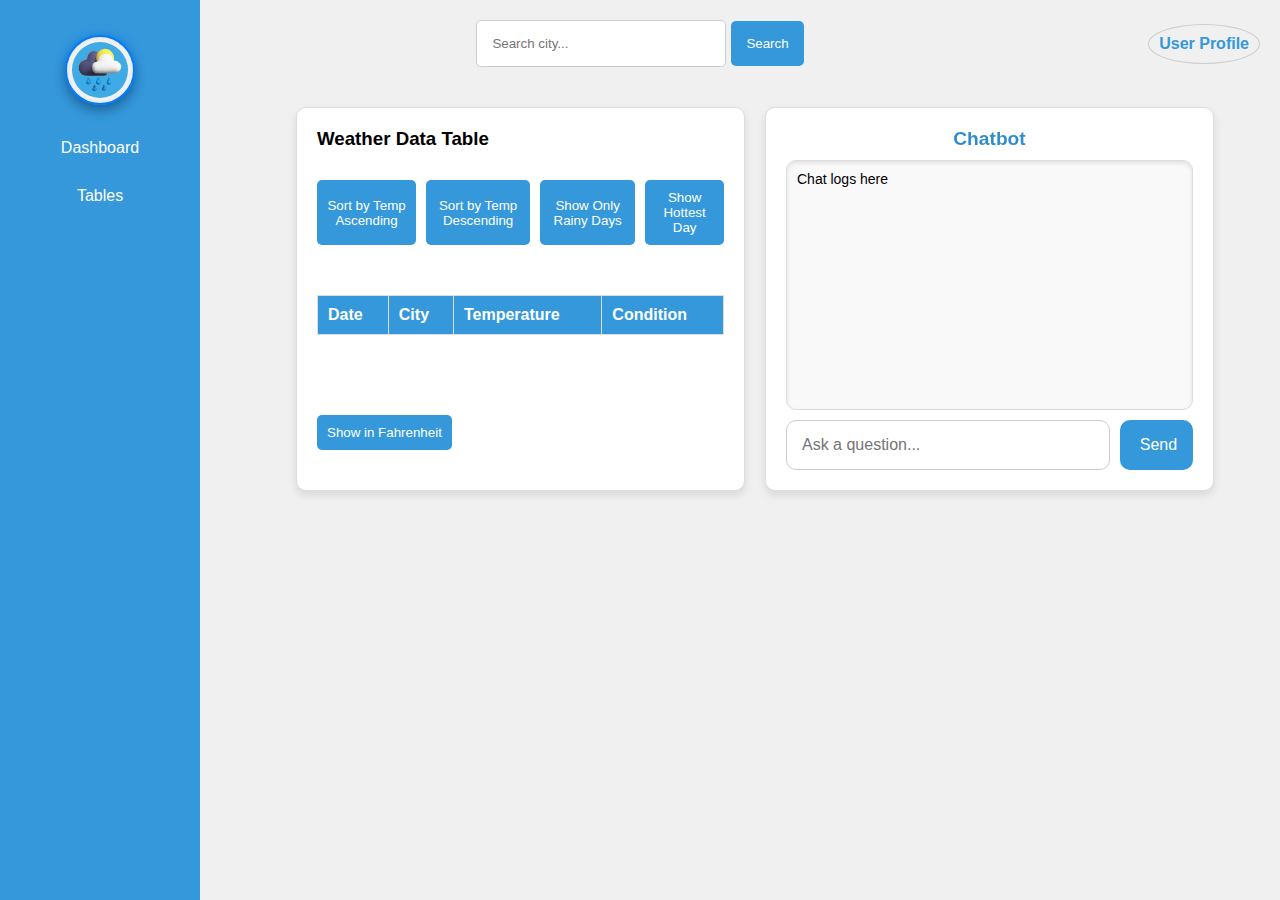
<file: table.html>
<!DOCTYPE html>
<html lang="en">

<head>
    <meta charset="UTF-8">
    <meta name="viewport" content="width=device-width, initial-scale=1.0">
    <title>Weather Data Table with Chat</title>
    <link rel="stylesheet" href="table.css">

    <style>
        /* General Styles */
        * {
            margin: 0;
            padding: 0;
            box-sizing: border-box;
        }

        body {
            font-family: Arial, sans-serif;
            background-color: #f0f0f0;
            display: flex;
            min-height: 100vh;
        }

        /* Hamburger Menu */
        .hamburger-menu {
            display: none;
            cursor: pointer;
            padding: 10px;
            z-index: 101;
            position: fixed;
            left: 10px;
            top: 10px;
        }

        .hamburger-menu img {
            width: 30px;
            height: 30px;
        }

        /* Side Menu */
        .side-menu {
            width: 200px;
            background-color: #3498db;
            color: white;
            height: 100vh;
            padding: 20px;
            box-sizing: border-box;
            position: fixed;
            transition: left 0.3s ease-in-out;
            left: 0;
            top: 0;
        }

        /* Side Menu hidden on smaller screens */
        @media screen and (max-width: 768px) {
            .side-menu {
                left: -200px;
            }

            .side-menu.open {
                left: 0;
            }

            .hamburger-menu {
                display: block;
            }
        }

        /* Logo */
        .weather-logo {
            width: 70px;
            height: 70px;
            border-radius: 50%;
            background: radial-gradient(circle, #ffffff 30%, #e0e0e0 100%);
            padding: 5px;
            border: 2px solid #007bff;
            box-shadow: 0 6px 12px rgba(0, 0, 0, 0.3), 0 0 10px rgba(0, 123, 255, 0.5);
            transition: transform 0.3s ease, box-shadow 0.3s ease;
        }

        /* Center the logo and adjust padding */
        .side-menu .logo {
            text-align: center;
            padding: 15px 0;
        }

        /* Hover effect for the logo */
        .weather-logo:hover {
            transform: scale(1.15);
            box-shadow: 0 8px 16px rgba(0, 0, 0, 0.4), 0 0 20px rgba(0, 123, 255, 0.8);
        }

        /* Main Dashboard Layout */
        .table-layout {
            margin-left: 220px;
            padding: 20px;
            width: calc(100% - 220px);
            transition: margin-left 0.3s ease-in-out;
            box-sizing: border-box;
        }

        @media screen and (max-width: 768px) {
            .table-layout {
                margin-left: 0;
                width: 100%;
            }

            .side-menu.open+.table-layout {
                margin-left: 200px;
                width: calc(100% - 200px);
            }
        }

        /* Top Bar */
        .top-bar {
            display: flex;
            justify-content: space-between;
            align-items: center;
            margin-bottom: 20px;
        }

        .search-container {
            flex-grow: 1;
            display: flex;
        }

        .search-container input {
            padding: 10px;
            border-radius: 5px;
            border: 1px solid #ccc;
            width: 70%;
            margin-right: 10px;
        }

        .search-container button {
            padding: 10px;
            background-color: #3498db;
            color: white;
            border: none;
            border-radius: 5px;
            cursor: pointer;
        }

        .user-profile {
            color: #3498db;
            text-decoration: none;
            font-weight: bold;
        }

        /* Card Layout */
        .card-container {
            display: flex;
            justify-content: space-between;
            gap: 20px;
            flex-wrap: wrap;
            margin-left: 10px;
        }

        .card {
            background-color: white;
            padding: 20px;
            border-radius: 10px;
            box-shadow: 0 4px 8px rgba(0, 0, 0, 0.1);
            width: calc(50% - 10px);
            margin-bottom: 20px;
        }

        /* Responsive Card Layout */
        @media screen and (max-width: 768px) {
            .card {
                width: 100%;
            }
        }

        /* Weather Data Table */
        .data-table {
            margin-top: 20px;
            width: 100%;
        }

        table {
            width: 100%;
            border-collapse: collapse;
        }

        table,
        th,
        td {
            border: 1px solid #ddd;
        }

        th,
        td {
            padding: 10px;
            text-align: left;
        }

        th {
            background-color: #3498db;
            color: white;
        }

        /* Chatbot */
        .chat-header {
            font-size: 1.2rem;
            font-weight: bold;
            margin-bottom: 10px;
        }

        .chat-log {
            border: 1px solid #ddd;
            height: 250px;
            padding: 10px;
            background-color: #f9f9f9;
            overflow-y: auto;
            margin-bottom: 10px;
        }

        .chat-input-area {
            display: flex;
            justify-content: space-between;
        }

        .chat-input-area input {
            width: 80%;
            padding: 10px;
            border-radius: 5px;
            border: 1px solid #ccc;
        }

        .chat-input-area button {
            width: 18%;
            padding: 10px;
            background-color: #3498db;
            color: white;
            border: none;
            border-radius: 5px;
            cursor: pointer;
        }
    </style>

</head>

<body>

    <!-- Hamburger Menu -->
    <div class="hamburger-menu" onclick="toggleSidebar()">
        <img src="hamburger.svg" alt="Hamburger Menu">
    </div>

    <!-- Side Menu -->
    <aside class="side-menu">
        <div class="logo">
            <a href="index.html">
                <img src="logo.jpeg" alt="Weather App Logo" class="weather-logo" width="80px" height="80px">
            </a>
        </div>
        <nav>
            <ul>
                <li><a href="index.html">Dashboard</a></li>
                <li><a href="table.html">Tables</a></li>
            </ul>
        </nav>
    </aside>

    <main class="table-layout">
        <!-- Top Bar containing Search and User Profile -->
        <div class="top-bar">
            <!-- Search Bar -->
            <div class="search-container">
                <input type="text" id="city-search" placeholder="Search city...">
                <button id="search-btn">Search</button>
            </div>
            <!-- User Profile on the right -->
            <a href="userProfile.html" id="user-profile" class="user-profile">User Profile</a>
        </div>

        <!-- Container for the two cards -->
        <div class="card-container">
            <!-- Card for Weather Data Table -->
            <div class="card">
                <h3>Weather Data Table</h3>

                <!-- Filter buttons -->
                <div class="filter-buttons">
                    <button id="sort-asc">Sort by Temp Ascending</button>
                    <button id="sort-desc">Sort by Temp Descending</button>
                    <button id="filter-rainy-days">Show Only Rainy Days</button>
                    <button id="hottest-day">Show Hottest Day</button>
                </div>

                <div class="data-table">
                    <table id="weather-table">
                        <thead>
                            <tr>
                                <th>Date</th>
                                <th>City</th>
                                <th>Temperature</th>
                                <th>Condition</th>
                            </tr>
                        </thead>
                        <tbody>
                           
                        </tbody>
                    </table>
                </div>

                <!-- Add Unit Conversion Toggle Button -->
                <div class="filter-buttons">
                    <button id="toggle-units">Show in Fahrenheit</button>
                </div>

                <!-- Loading Spinner -->
                <div id="loading-spinner" style="display:none;">
                    <img src="loading.gif" alt="Loading..." />
                </div>
            </div>

            <div class="card chatbot-container">
                <div class="chat-header">Chatbot</div>
                <div id="chatMessages" class="chat-log">Chat logs here</div>
                <div class="chat-input-area">
                    <input type="text" id="chatInput" placeholder="Ask a question...">
                    <button id="sendMessage">Send</button>
                </div>
            </div>
        </div>
    </main>

    <script src="table.js"></script>
    <script src="chat.js"></script>

    <script>
        function toggleSidebar() {
            const sidebar = document.querySelector('.side-menu');
            sidebar.classList.toggle('open');
        }
    </script>

</body>

</html>
</file>
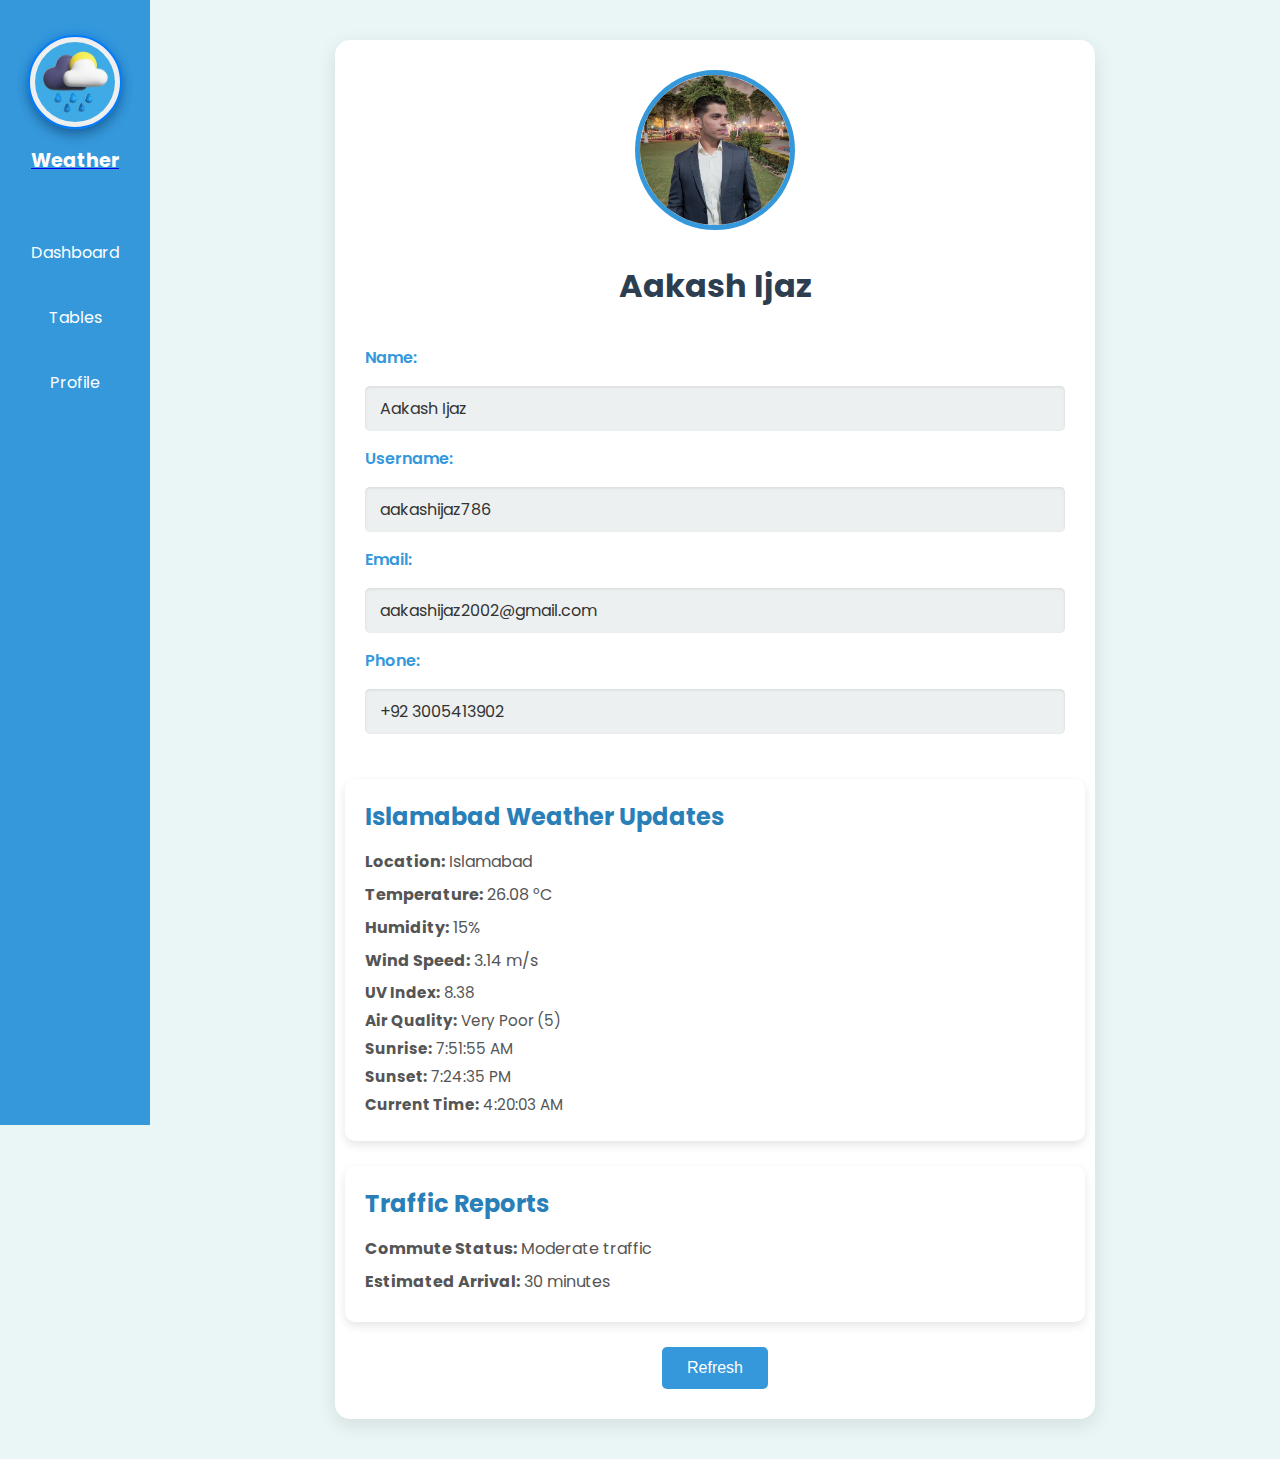
<file: userProfile.html>
<!DOCTYPE html>
<html lang="en">

<head>
    <meta charset="UTF-8">
    <meta name="viewport" content="width=device-width, initial-scale=1.0">
    <title>User Profile - Islamabad Weather</title>
    <link href="https://fonts.googleapis.com/css2?family=Poppins:wght@300;400;600&display=swap" rel="stylesheet">
    <style>
        @import url('https://fonts.googleapis.com/css2?family=Poppins:wght@300;400;600&display=swap');

        body {
            font-family: 'Poppins', sans-serif;
            background-color: #eaf6f6;
            color: #333;
            margin: 0;
            padding: 0;
            display: flex;
        }

        .hamburger-menu {
            display: none;
            cursor: pointer;
            padding: 10px;
            z-index: 101;
            position: fixed;
            left: 10px;
            top: 10px;
        }

        .hamburger-menu img {
            width: 30px;
            height: 30px;
        }

        .weather-logo {
            width: 70px;
            height: 70px;
            border-radius: 50%;
            background: radial-gradient(circle, #ffffff 30%, #e0e0e0 100%);
            padding: 5px;
            border: 2px solid #007bff;
            box-shadow: 0 6px 12px rgba(0, 0, 0, 0.3), 0 0 10px rgba(0, 123, 255, 0.5);
            transition: transform 0.3s ease, box-shadow 0.3s ease;
        }

        .side-menu .logo {
            text-align: center;
            padding: 15px 0;
        }

        .weather-logo:hover {
            transform: scale(1.15);
            box-shadow: 0 8px 16px rgba(0, 0, 0, 0.4), 0 0 20px rgba(0, 123, 255, 0.8);
        }

        .side-menu {
            width: 150px;
            background-color: #3498db;
            color: white;
            height: 125vh;
            padding: 20px;
            box-sizing: border-box;
            position: fixed;
            top: 0;
            left: 0;
            overflow-y: auto;
            transition: width 0.3s ease;
        }

        .side-menu .logo {
            text-align: center;
            margin-bottom: 30px;
        }

        .side-menu .logo img {
            width: 80px;
            height: 80px;
            border-radius: 50%;
            object-fit: cover;
            transition: transform 0.3s ease;
        }

        .side-menu .logo img:hover {
            transform: scale(1.1);
        }

        .side-menu h2 {
            margin: 10px 0 0 0;
            font-size: 1.2rem;
            color: #ffffff;
        }

        nav ul {
            list-style: none;
            padding: 0;
            margin: 0;
        }

        nav ul li {
            padding: 10px 0;
            text-align: center;
        }

        nav ul li a {
            color: white;
            text-decoration: none;
            display: block;
            padding: 10px 0;
            transition: background-color 0.3s, padding 0.3s;
        }

        nav ul li a:hover {
            background-color: #1abc9c;
            padding-left: 10px;
            border-radius: 5px;
        }

        .dashboard {
            margin-left: 150px;
            padding: 40px 20px;
            flex-grow: 1;
            display: flex;
            justify-content: center;
            align-items: center;
        }

        .profile-container {
            display: flex;
            flex-direction: column;
            align-items: center;
            padding: 30px;
            background-color: #ffffff;
            border-radius: 15px;
            box-shadow: 0 6px 20px rgba(0, 0, 0, 0.1);
            max-width: 700px;
            width: 100%;
        }

        .profile-header {
            text-align: center;
            margin-bottom: 25px;
        }

        .profile-header h2 {
            color: #2c3e50;
            margin: 10px 0;
            font-size: 2rem;
        }

        .profile-picture {
            width: 150px;
            height: 150px;
            border-radius: 50%;
            object-fit: cover;
            border: 5px solid #3498db;
            margin-bottom: 15px;
            transition: transform 0.3s ease, box-shadow 0.3s ease;
        }

        .profile-picture:hover {
            transform: scale(1.05);
            box-shadow: 0 8px 16px rgba(0, 0, 0, 0.2);
        }

        .profile-details {
            width: 100%;
            text-align: left;
            margin-bottom: 30px;
        }

        .profile-details label {
            font-weight: 600;
            color: #3498db;
            display: block;
            margin-bottom: 5px;
            font-size: 1rem;
        }

        .profile-details p {
            background-color: #ecf0f1;
            padding: 10px 15px;
            border-radius: 5px;
            box-shadow: inset 0 1px 3px rgba(0, 0, 0, 0.1);
            margin-bottom: 15px;
            font-size: 1rem;
        }

        .weather-card {
            background-color: #ffffff;
            padding: 20px;
            border-radius: 10px;
            box-shadow: 0 4px 10px rgba(0, 0, 0, 0.1);
            margin-bottom: 25px;
            width: 100%;
            transition: transform 0.3s ease, box-shadow 0.3s ease;
        }

        .weather-card:hover {
            transform: translateY(-5px);
            box-shadow: 0 8px 20px rgba(0, 0, 0, 0.2);
        }

        .weather-card h3 {
            margin: 0 0 15px 0;
            color: #2980b9;
            font-size: 1.5rem;
        }

        .weather-card p {
            margin: 8px 0;
            color: #555;
            font-size: 1rem;
        }

        .additional-info p {
            margin: 5px 0;
            font-size: 0.95rem;
            color: #555;
        }

        .traffic-card {
            background-color: #ffffff;
            padding: 20px;
            border-radius: 10px;
            box-shadow: 0 4px 10px rgba(0, 0, 0, 0.1);
            margin-bottom: 25px;
            width: 100%;
            transition: transform 0.3s ease, box-shadow 0.3s ease;
        }

        .traffic-card:hover {
            transform: translateY(-5px);
            box-shadow: 0 8px 20px rgba(0, 0, 0, 0.2);
        }

        .traffic-card h3 {
            margin: 0 0 15px 0;
            color: #2980b9;
            font-size: 1.5rem;
        }

        .traffic-card p {
            margin: 8px 0;
            color: #555;
            font-size: 1rem;
        }

        .btn-refresh {
            padding: 12px 25px;
            border: none;
            border-radius: 5px;
            background-color: #3498db;
            color: white;
            font-size: 1rem;
            cursor: pointer;
            transition: background-color 0.3s ease, transform 0.3s ease, box-shadow 0.3s ease;
        }

        .btn-refresh:hover {
            background-color: #2980b9;
            transform: scale(1.05);
            box-shadow: 0 4px 10px rgba(0, 0, 0, 0.2);
        }

        .overlay {
            position: fixed;
            top: 0;
            left: 0;
            width: 100%;
            height: 100%;
            background-color: rgba(0, 0, 0, 0.5);
            display: none;
            justify-content: center;
            align-items: center;
            z-index: 9999;
            color: white;
            font-size: 1.5em;
            font-weight: bold;
        }

        @media (max-width: 768px) {
            .side-menu {
                width: 120px;
                padding: 15px;
            }

            .side-menu .logo img {
                width: 60px;
                height: 60px;
            }

            .dashboard {
                margin-left: 120px;
                padding: 20px 10px;
            }

            .profile-container {
                padding: 20px;
                margin: 80px auto;
            }

            .profile-picture {
                width: 100px;
                height: 100px;
            }

            .profile-details label,
            .profile-details p {
                font-size: 0.9rem;
            }

            .weather-card h3,
            .traffic-card h3 {
                font-size: 1.3rem;
            }

            .btn-refresh {
                padding: 10px 20px;
                font-size: 0.9rem;
            }
        }

        @media (max-width: 480px) {
            .side-menu {
                width: 100px;
                padding: 10px;
            }

            .side-menu .logo img {
                width: 50px;
                height: 50px;
            }

            .dashboard {
                margin-left: 100px;
                padding: 15px 5px;
            }

            .profile-container {
                padding: 15px;
                margin: 60px auto;
            }

            .profile-picture {
                width: 80px;
                height: 80px;
            }

            .profile-details label,
            .profile-details p {
                font-size: 0.8rem;
            }

            .weather-card h3,
            .traffic-card h3 {
                font-size: 1.1rem;
            }

            .btn-refresh {
                padding: 8px 16px;
                font-size: 0.8rem;
            }
        }
    </style>
</head>

<body>
    <div class="hamburger-menu" onclick="toggleSidebar()">
        <img src="hamburger.svg" alt="Hamburger Menu">
    </div>
    <aside class="side-menu">
        <div class="logo">
            <a href="index.html">
                <img src="logo.jpeg" alt="Weather App Logo" class="weather-logo">
                <h2>Weather</h2>
            </a>
        </div>
        <nav>
            <ul>
                <li><a href="index.html">Dashboard</a></li>
                <li><a href="table.html">Tables</a></li>
                <li><a href="userProfile.html">Profile</a></li>
            </ul>
        </nav>
    </aside>
    <div id="overlay" class="overlay">Refreshing...</div>
    <main class="dashboard">
        <div class="profile-container">
            <div class="profile-header">
                <img src="personalprofile.jpg" alt="User Picture" class="profile-picture">
                <h2>Aakash Ijaz</h2>
            </div>
            <div class="profile-details">
                <label for="name">Name:</label>
                <p id="name">Aakash Ijaz</p>
                <label for="username">Username:</label>
                <p id="username">aakashijaz786</p>
                <label for="email">Email:</label>
                <p id="email">aakashijaz2002@gmail.com</p>
                <label for="phone">Phone:</label>
                <p id="phone">+92 3005413902</p>
            </div>
            <div class="weather-card">
                <h3>Islamabad Weather Updates</h3>
                <p><strong>Location:</strong> Islamabad</p>
                <p><strong>Temperature:</strong> 26.08 °C</p>
                <p><strong>Humidity:</strong> 15%</p>
                <p><strong>Wind Speed:</strong> 3.14 m/s</p>
                <div class="additional-info">
                    <p><strong>UV Index:</strong> 8.38</p>
                    <p><strong>Air Quality:</strong> Very Poor (5)</p>
                    <p><strong>Sunrise:</strong> 7:51:55 AM</p>
                    <p><strong>Sunset:</strong> 7:24:35 PM</p>
                    <p id="current-time"><strong>Current Time:</strong> </p>
                </div>
            </div>
            <div class="traffic-card">
                <h3>Traffic Reports</h3>
                <p><strong>Commute Status:</strong> Moderate traffic</p>
                <p><strong>Estimated Arrival:</strong> 30 minutes</p>
            </div>
            <button class="btn-refresh" onclick="refreshPage()">Refresh</button>
        </div>
    </main>
    <script>
        function toggleSidebar() {
            const sidebar = document.querySelector('.side-menu');
            sidebar.classList.toggle('open');
        }
        function refreshPage() {
            document.getElementById('overlay').style.display = 'flex';
            setTimeout(() => {
                document.getElementById('overlay').style.display = 'none';
                const currentTimeElement = document.getElementById('current-time');
                const now = new Date();
                currentTimeElement.innerHTML = `<strong>Current Time:</strong> ${now.toLocaleTimeString()}`;
            }, 2000);
        }
        const now = new Date();
        document.getElementById('current-time').innerHTML = `<strong>Current Time:</strong> ${now.toLocaleTimeString()}`;
    </script>
</body>

</html>
</file>
<file: table.css>
/* General Layout */
body {
    font-family: Arial, sans-serif;
    margin: 0;
    padding: 0;
    background-color: #f0f0f0;
    display: flex;
}

/* Adjustments for the table */
.data-table {
    overflow: auto;
    /* Add scrolling if necessary */
    margin-top: 10px;
}

/* Spinner Style */
#loading-spinner {
    display: flex;
    justify-content: center;
    align-items: center;
    margin: 20px 0;
}

/* Animation for fading in weather icons */
.weather-icon {
    opacity: 0;
    transition: opacity 0.5s ease-in;
}

.weather-icon.loaded {
    opacity: 1;
}

/* Table Styles */
table {
    width: 100%;
    border-collapse: collapse;
}

table th,
table td {
    padding: 10px;
    border: 1px solid #ddd;
    text-align: left;
}

table th {
    background-color: #3498db;
    color: white;
}

/* Side Menu *//* Side Menu */
.side-menu {
    width: 150px;
    /* Consistent width */
    background-color: #3498db;
    /* Consistent background color */
    color: white;
    height: 100vh;
    /* Full viewport height */
    padding: 20px;
    /* Padding adjusted */
    box-sizing: border-box;
}

.logo h2 {
    margin: 0;
    text-align: center;
    background-color: #2980b9;
    padding: 20px;
    border-radius: 5px;
}

nav ul {
    list-style: none;
    padding: 0;
    margin: 0;
}

nav ul li {
    padding: 15px;
    text-align: center;
}

nav ul li a {
    color: white;
    text-decoration: none;
    display: block;
}

nav ul li a:hover {
    background-color: #1abc9c;
    padding: 10px;
    border-radius: 5px;
}
/* Main Dashboard */
.dashboard {
    flex-grow: 1;
    padding: 20px;
    background-color: #f0f0f0;
    position: relative;
}


/* Main Table Layout */
.table-layout {
    flex-grow: 1;
    margin-left: 250px;
    /* Space for side menu */
    padding: 20px;
    display: flex;
    flex-direction: column;
    /* Stack items vertically */
    align-items: center;
    /* Center the items */
}

/* Top Bar */
.top-bar {
    display: flex;
    justify-content: center;
    /* Center the search bar */
    align-items: center;
    margin-bottom: 20px;
}

/* Search Bar */
.search-container {
    display: flex;
    justify-content: center;
    align-items: center;
    margin-bottom: 20px;
    margin-right: 220px;
}

#city-search {
    padding: 15px;
    width: 250px;
    margin-right: 5px;
    border: 1px solid #ccc;
    border-radius: 5px;
}

#search-btn {
    padding: 15px;
    background-color: #3498db;
    color: white;
    border: none;
    cursor: pointer;
    border-radius: 5px;
    transition: background-color 0.3s;
}

#search-btn:hover {
    background-color: #2980b9;
}

/* User Profile Link */
.user-profile {
    position: absolute;
    right: 20px;
    top: 24px;
    text-decoration: none;
    color: #3498db;
    font-weight: bold;
    padding: 10px;
    border: 1px solid #ccc;
    border-radius: 50%;
}

/* Card Container */
.card-container {
    display: flex;
    /* Use flexbox for horizontal layout */
    gap: 20px;
    /* Space between cards */
    width: 90%;
    /* Adjusted width to make cards fit better */
    max-width: 1200px;
    /* Limit the maximum width */
    margin-left: -290px;
    /* Shift cards slightly to the left */
}

.card {
    background-color: white;
    border: 1px solid #ddd;
    border-radius: 5px;
    box-shadow: 0 2px 5px rgba(0, 0, 0, 0.1);
    padding: 15px;
    flex: 1;
    min-width: 300px;
    /* Set a minimum width for the cards */
    display: flex;
    flex-direction: column;
}

/* Equal Height for Cards */
.card h3 {
    margin: 0;
    margin-bottom: 10px;
}

/* Data Table Styles */
.data-table {
    flex-grow: 1;
    /* Allow the data table to take up remaining space */
    overflow: auto;
    /* Add scrolling if necessary */
}

table {
    width: 100%;
    border-collapse: collapse;
    margin-top: 10px;
}

/* Chatbot Section Enhancements */
.chatbot-container {
    background-color: #ffffff;
    border: 1px solid #ddd;
    border-radius: 10px;
    box-shadow: 0 4px 10px rgba(0, 0, 0, 0.1);
    padding: 20px;
    flex: 1;
    display: flex;
    flex-direction: column;
    transition: transform 0.3s ease-in-out;
}

/* Adding a slight hover effect for an interactive feel */
.chatbot-container:hover {
    transform: translateY(-5px);
    box-shadow: 0 8px 20px rgba(0, 0, 0, 0.2);
}

/* Chat Header Styles */
.chat-header {
    font-size: 24px;
    font-weight: bold;
    margin-bottom: 15px;
    text-align: center;
    color: #3498db;
    background: linear-gradient(135deg, #2980b9, #3498db);
    -webkit-background-clip: text;
    -webkit-text-fill-color: transparent;
}

/* Chat Log Area */
.chat-log {
    background-color: #f0f7ff;
    padding: 15px;
    height: 250px;
    border: 1px solid #ccc;
    border-radius: 10px;
    overflow-y: auto;
    margin-bottom: 20px;
    box-shadow: inset 0 2px 4px rgba(0, 0, 0, 0.1);
    font-size: 14px;
}

/* Chat messages styling */
.chat-log p {
    margin: 10px 0;
    padding: 10px;
    border-radius: 10px;
    animation: fadeIn 0.3s ease-in-out;
}

/* Chatbot responses in green */
.chat-log p.bot-message {
    background-color: #d9f7e1;
    color: #2e7d32;
    font-weight: bold;
}

/* User messages in blue */
.chat-log p.user-message {
    background-color: #e3f2fd;
    color: #1e88e5;
    text-align: right;
    font-weight: bold;
}

/* Chat Input Area */
.chat-input-area {
    display: flex;
    margin-top: auto;
}

/* Input Box Styling */
#chatInput {
    flex-grow: 1;
    padding: 15px;
    border: 1px solid #ccc;
    border-radius: 10px;
    font-size: 16px;
    transition: border-color 0.3s ease;
}

/* On focus, highlight the input border */
#chatInput:focus {
    outline: none;
    border-color: #3498db;
}

/* Send Button Styling */
#sendMessage {
    padding: 15px 20px;
    background-color: #3498db;
    color: white;
    border: none;
    cursor: pointer;
    border-radius: 10px;
    margin-left: 10px;
    font-size: 16px;
    transition: background-color 0.3s ease, transform 0.3s ease;
}

/* Button Hover Effect */
#sendMessage:hover {
    background-color: #2980b9;
    transform: translateY(-3px);
}

/* Filter Buttons Styles */
.filter-buttons {
    margin: 20px 0;
    display: flex;
    gap: 10px;
}

/* Button hover effect */
.filter-buttons button {
    padding: 10px;
    background-color: #3498db;
    color: white;
    border: none;
    cursor: pointer;
    border-radius: 5px;
    transition: background-color 0.3s;
}

.filter-buttons button:hover {
    background-color: #2980b9;
}

/* Adjustments for Mobile */
@media (max-width: 768px) {
    .table-layout {
        flex-direction: column;
        /* Stack cards on small screens */
    }

    .side-menu {
        width: 200px;
    }

    .top-bar {
        flex-direction: column;
    }

    table,
    .chatbot-container {
        width: 100%;
    }
}

/* Fade-in animation for table rows */
@keyframes fadeIn {
    from {
        opacity: 0;
    }

    to {
        opacity: 1;
    }
}

tr {
    animation: fadeIn 0.5s ease-in;
}
</file>
